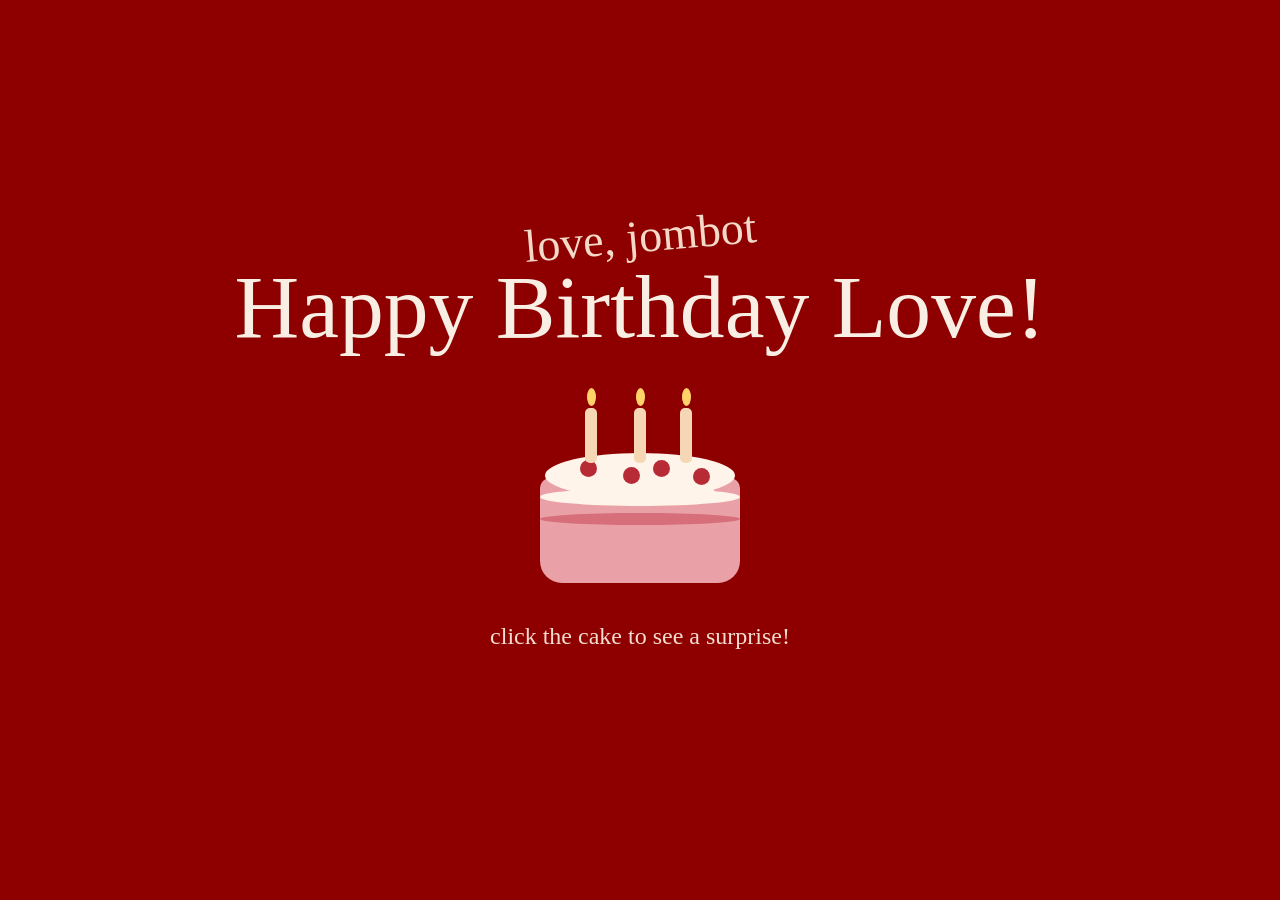
<file: index.html>
<!DOCTYPE html>
<html lang="en">

<head>
    <meta charset="UTF-8">

    <meta name="viewport"
          content="width=device-width, initial-scale=1.0">

    <title>Happy Birthday</title>

    <link rel="stylesheet" href="css/style.css">
</head>


<body>

    <div class="page">

        <main class="home-content">

            <div class="small-title">
              love, jombot 
            </div>

            <h1>
                Happy Birthday Love!
            </h1>


            <!-- CLICKABLE CAKE -->

            <button
                class="main-cake"
                onclick="goTo('menu.html')"
                aria-label="Open birthday surprise">

                <!-- Candles -->

                <div class="candle candle1">
                    <div class="flame"></div>
                </div>

                <div class="candle candle2">
                    <div class="flame"></div>
                </div>

                <div class="candle candle3">
                    <div class="flame"></div>
                </div>


                <!-- Cake -->

                <div class="cake-top">

                    <div class="cream cream1"></div>

                    <div class="cream cream2"></div>

                    <div class="cream cream3"></div>


                    <div class="cherry cherry1"></div>

                    <div class="cherry cherry2"></div>

                    <div class="cherry cherry3"></div>

                    <div class="cherry cherry4"></div>

                </div>


                <div class="cake-body"></div>

            </button>


            <p class="click-here">
                click the cake to see a surprise!
            </p>

        </main>

    </div>


    <!-- JavaScript -->

    <script src="js/script.js"></script>

</body>

</html>
</file>
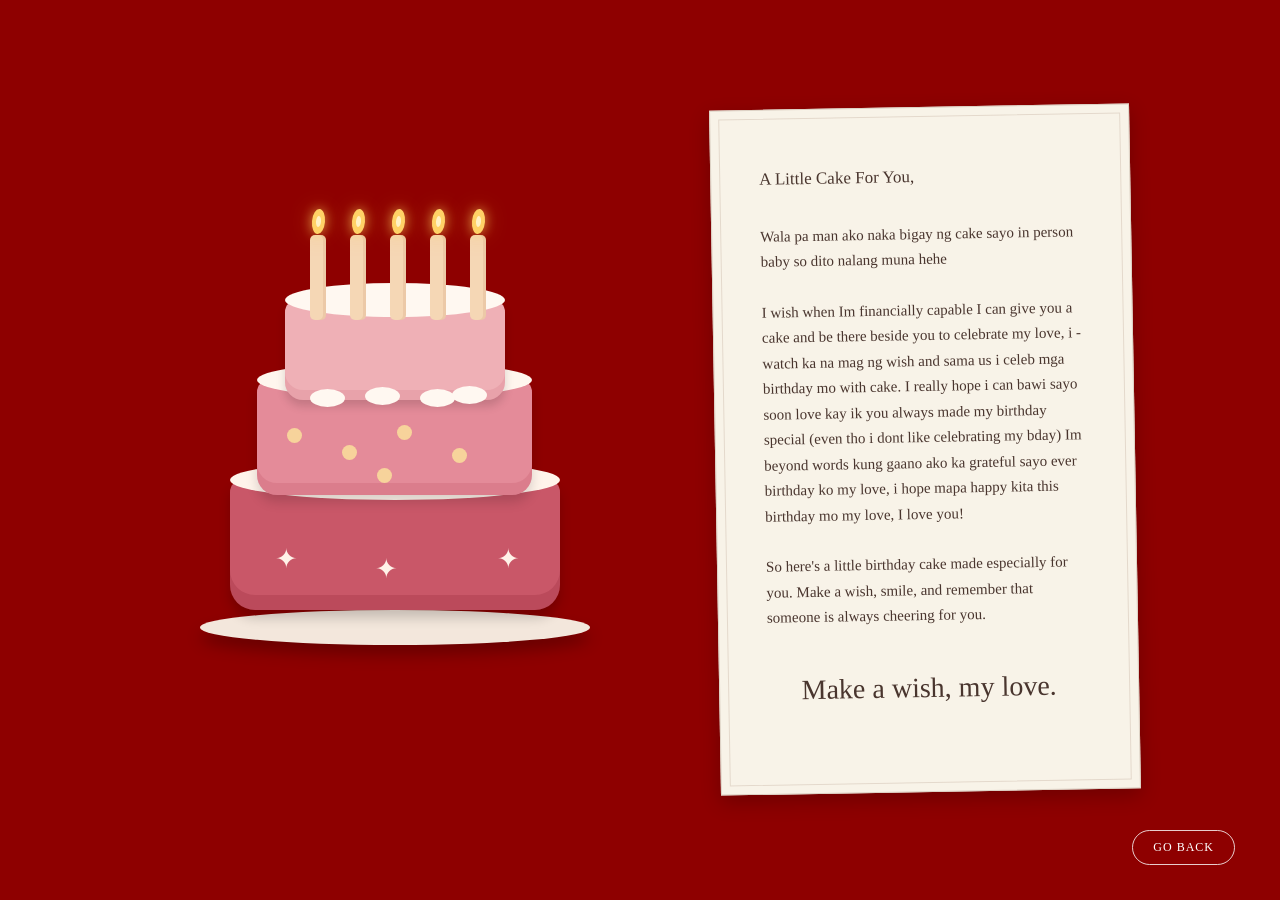
<file: cake.html>
<!DOCTYPE html>
<html lang="en">
<head>
    <meta charset="UTF-8">
    <meta name="viewport" content="width=device-width, initial-scale=1.0">
    <title>A Cake For You</title>
    <link rel="stylesheet" href="css/style.css">
</head>

<body>

<div class="page cake-page">

    <div class="cake-content">

        <!-- CAKE -->
        <div class="birthday-cake">

            <!-- CANDLES -->
            <div class="big-candle candle-one">
                <div class="big-flame"></div>
            </div>

            <div class="big-candle candle-two">
                <div class="big-flame"></div>
            </div>

            <div class="big-candle candle-three">
                <div class="big-flame"></div>
            </div>

            <div class="big-candle candle-four">
                <div class="big-flame"></div>
            </div>

            <div class="big-candle candle-five">
                <div class="big-flame"></div>
            </div>


            <!-- TOP LAYER -->
            <div class="cake-layer cake-top-layer">

                <div class="cake-cream cream-one"></div>
                <div class="cake-cream cream-two"></div>
                <div class="cake-cream cream-three"></div>
                <div class="cake-cream cream-four"></div>

            </div>


            <!-- MIDDLE LAYER -->
            <div class="cake-layer cake-middle-layer">

                <div class="cake-decoration dot-one"></div>
                <div class="cake-decoration dot-two"></div>
                <div class="cake-decoration dot-three"></div>
                <div class="cake-decoration dot-four"></div>
                <div class="cake-decoration dot-five"></div>

            </div>


            <!-- BOTTOM LAYER -->
            <div class="cake-layer cake-bottom-layer">

                <div class="cake-flower flower-a">✦</div>
                <div class="cake-flower flower-b">✦</div>
                <div class="cake-flower flower-c">✦</div>

            </div>


            <!-- CAKE PLATE -->
            <div class="cake-plate"></div>

        </div>


        <!-- LETTER -->
        <div class="cake-letter">

            <div class="cake-letter-inner">

                <p class="cake-greeting">
                    A Little Cake For You,
                </p>

                <p>
                    Wala pa man ako naka bigay ng cake sayo in person baby so dito nalang muna hehe
                </p>

                <p>
                    I wish when Im financially capable I can give you a cake and be there beside you to celebrate my love,
                    i - watch ka na mag ng wish and sama us i celeb mga birthday mo with cake. I really hope i can bawi sayo soon love kay ik you always made my birthday special (even tho i dont like celebrating my bday)
                    Im beyond words kung gaano ako ka grateful sayo ever birthday ko my love, i hope mapa happy kita this birthday mo my love, I love you!
                </p>

                <p>
                    So here's a little birthday cake made especially
                    for you. Make a wish, smile, and remember that
                    someone is always cheering for you.
                </p>

                <p class="cake-ending">
                    Make a wish, my love.
                </p>

            </div>

        </div>

    </div>


    <!-- BACK BUTTON -->

    <button class="back-button" onclick="goTo('menu.html')">
        GO BACK
    </button>

</div>

<script src="js/script.js"></script>

</body>
</html>
</file>
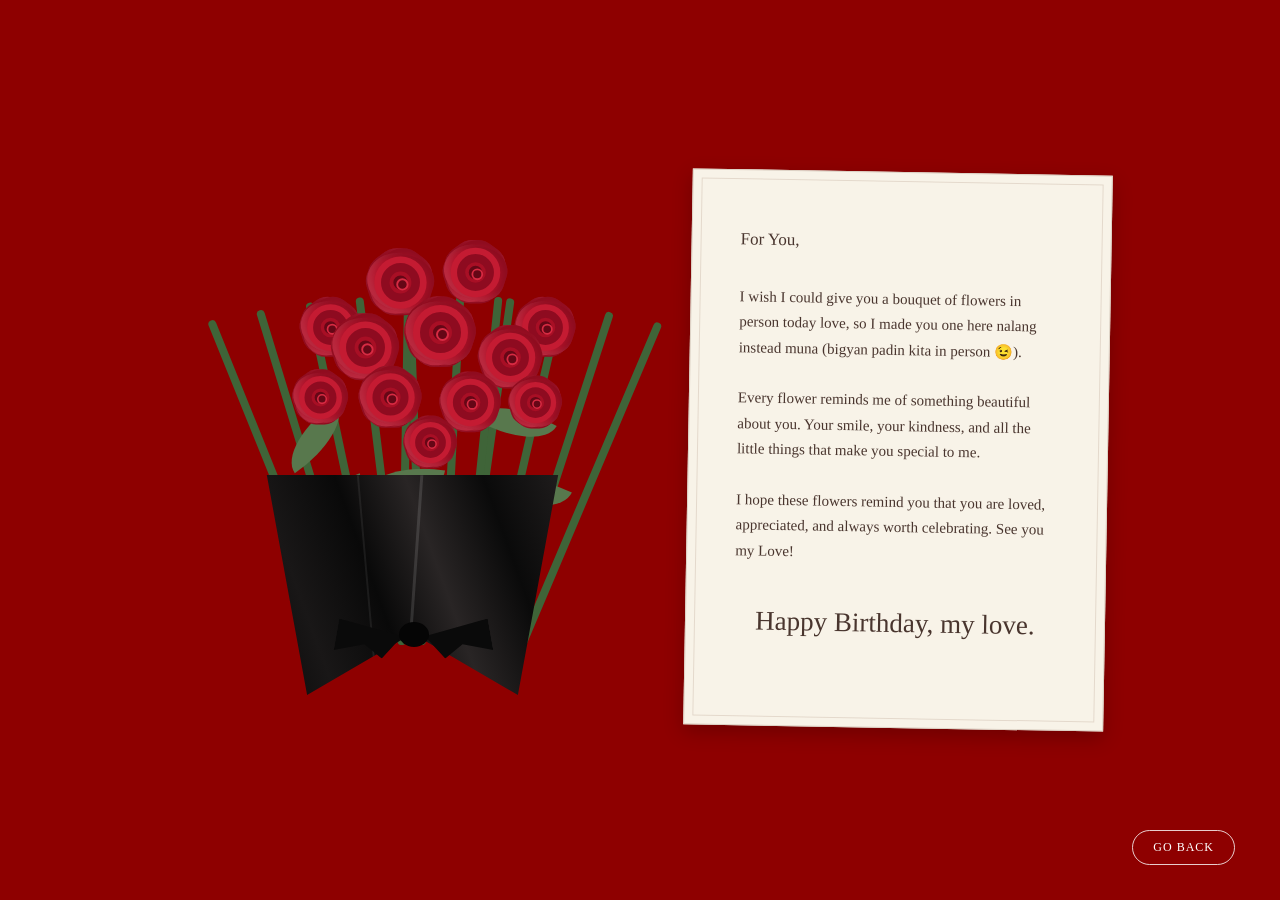
<file: flowers.html>
<!DOCTYPE html>
<html lang="en">
<head>
    <meta charset="UTF-8">
    <meta name="viewport" content="width=device-width, initial-scale=1.0">
    <title>Flowers For You</title>
    <link rel="stylesheet" href="css/style.css">
</head>

<body>

<div class="page flowers-page">

    <div class="flowers-content">

        <!-- =================================================
             DOZEN ROSE BOUQUET
        ================================================== -->

        <div class="flower-bouquet">

            <!-- STEMS -->
            <div class="rose-stem big-stem stem-one"></div>
            <div class="rose-stem big-stem stem-two"></div>
            <div class="rose-stem big-stem stem-three"></div>
            <div class="rose-stem big-stem stem-four"></div>
            <div class="rose-stem big-stem stem-five"></div>
            <div class="rose-stem big-stem stem-six"></div>
            <div class="rose-stem big-stem stem-seven"></div>
            <div class="rose-stem big-stem stem-eight"></div>
            <div class="rose-stem big-stem stem-nine"></div>
            <div class="rose-stem big-stem stem-ten"></div>
            <div class="rose-stem big-stem stem-eleven"></div>
            <div class="rose-stem big-stem stem-twelve"></div>


            <!-- LEAVES -->
            <div class="big-leaf leaf-one"></div>
            <div class="big-leaf leaf-two"></div>
            <div class="big-leaf leaf-three"></div>
            <div class="big-leaf leaf-four"></div>
            <div class="big-leaf leaf-five"></div>
            <div class="big-leaf leaf-six"></div>
            <div class="big-leaf leaf-seven"></div>
            <div class="big-leaf leaf-eight"></div>


            <!-- =================================================
                 ROSE 1
            ================================================== -->
            <div class="big-rose rose-one">
                <div class="rose-petal rp1"></div>
                <div class="rose-petal rp2"></div>
                <div class="rose-petal rp3"></div>
                <div class="rose-petal rp4"></div>
                <div class="rose-petal rp5"></div>
                <div class="rose-inner"></div>
                <div class="rose-center"></div>
            </div>


            <!-- ROSE 2 -->
            <div class="big-rose rose-two">
                <div class="rose-petal rp1"></div>
                <div class="rose-petal rp2"></div>
                <div class="rose-petal rp3"></div>
                <div class="rose-petal rp4"></div>
                <div class="rose-petal rp5"></div>
                <div class="rose-inner"></div>
                <div class="rose-center"></div>
            </div>


            <!-- ROSE 3 -->
            <div class="big-rose rose-three">
                <div class="rose-petal rp1"></div>
                <div class="rose-petal rp2"></div>
                <div class="rose-petal rp3"></div>
                <div class="rose-petal rp4"></div>
                <div class="rose-petal rp5"></div>
                <div class="rose-inner"></div>
                <div class="rose-center"></div>
            </div>


            <!-- ROSE 4 -->
            <div class="big-rose rose-four">
                <div class="rose-petal rp1"></div>
                <div class="rose-petal rp2"></div>
                <div class="rose-petal rp3"></div>
                <div class="rose-petal rp4"></div>
                <div class="rose-petal rp5"></div>
                <div class="rose-inner"></div>
                <div class="rose-center"></div>
            </div>


            <!-- ROSE 5 -->
            <div class="big-rose rose-five">
                <div class="rose-petal rp1"></div>
                <div class="rose-petal rp2"></div>
                <div class="rose-petal rp3"></div>
                <div class="rose-petal rp4"></div>
                <div class="rose-petal rp5"></div>
                <div class="rose-inner"></div>
                <div class="rose-center"></div>
            </div>


            <!-- ROSE 6 -->
            <div class="big-rose rose-six">
                <div class="rose-petal rp1"></div>
                <div class="rose-petal rp2"></div>
                <div class="rose-petal rp3"></div>
                <div class="rose-petal rp4"></div>
                <div class="rose-petal rp5"></div>
                <div class="rose-inner"></div>
                <div class="rose-center"></div>
            </div>


            <!-- ROSE 7 -->
            <div class="big-rose rose-seven">
                <div class="rose-petal rp1"></div>
                <div class="rose-petal rp2"></div>
                <div class="rose-petal rp3"></div>
                <div class="rose-petal rp4"></div>
                <div class="rose-petal rp5"></div>
                <div class="rose-inner"></div>
                <div class="rose-center"></div>
            </div>


            <!-- ROSE 8 -->
            <div class="big-rose rose-eight">
                <div class="rose-petal rp1"></div>
                <div class="rose-petal rp2"></div>
                <div class="rose-petal rp3"></div>
                <div class="rose-petal rp4"></div>
                <div class="rose-petal rp5"></div>
                <div class="rose-inner"></div>
                <div class="rose-center"></div>
            </div>


            <!-- ROSE 9 -->
            <div class="big-rose rose-nine">
                <div class="rose-petal rp1"></div>
                <div class="rose-petal rp2"></div>
                <div class="rose-petal rp3"></div>
                <div class="rose-petal rp4"></div>
                <div class="rose-petal rp5"></div>
                <div class="rose-inner"></div>
                <div class="rose-center"></div>
            </div>


            <!-- ROSE 10 -->
            <div class="big-rose rose-ten">
                <div class="rose-petal rp1"></div>
                <div class="rose-petal rp2"></div>
                <div class="rose-petal rp3"></div>
                <div class="rose-petal rp4"></div>
                <div class="rose-petal rp5"></div>
                <div class="rose-inner"></div>
                <div class="rose-center"></div>
            </div>


            <!-- ROSE 11 -->
            <div class="big-rose rose-eleven">
                <div class="rose-petal rp1"></div>
                <div class="rose-petal rp2"></div>
                <div class="rose-petal rp3"></div>
                <div class="rose-petal rp4"></div>
                <div class="rose-petal rp5"></div>
                <div class="rose-inner"></div>
                <div class="rose-center"></div>
            </div>


            <!-- ROSE 12 -->
            <div class="big-rose rose-twelve">
                <div class="rose-petal rp1"></div>
                <div class="rose-petal rp2"></div>
                <div class="rose-petal rp3"></div>
                <div class="rose-petal rp4"></div>
                <div class="rose-petal rp5"></div>
                <div class="rose-inner"></div>
                <div class="rose-center"></div>
            </div>


            <!-- BLACK WRAPPING -->
            <div class="black-flower-wrap"></div>

            <!-- RIBBON -->
            <div class="flower-ribbon">
                <div class="ribbon-left"></div>
                <div class="ribbon-right"></div>
                <div class="ribbon-knot"></div>
            </div>

        </div>


        <!-- =================================================
             LETTER
        ================================================== -->

        <div class="flower-letter">

            <div class="flower-letter-inner">

                <p class="flower-greeting">
                    For You,
                </p>

                <p>
                    I wish I could give you a bouquet of flowers in
                    person today love, so I made you one here nalang instead muna
                    (bigyan padin kita in person 😉).
                </p>

                <p>
                    Every flower reminds me of something beautiful
                    about you. Your smile, your kindness, and all
                    the little things that make you special to me.
                </p>

                <p>
                    I hope these flowers remind you that you are
                    loved, appreciated, and always worth
                    celebrating. See you my Love!
                    
            
                </p>

                <p class="flower-ending">
                    Happy Birthday, my love.
                </p>

            </div>

        </div>

    </div>


    <!-- BACK BUTTON -->

    <button class="back-button" onclick="goTo('menu.html')">
        GO BACK
    </button>

</div>

<script src="js/script.js"></script>

</body>
</html>
</file>
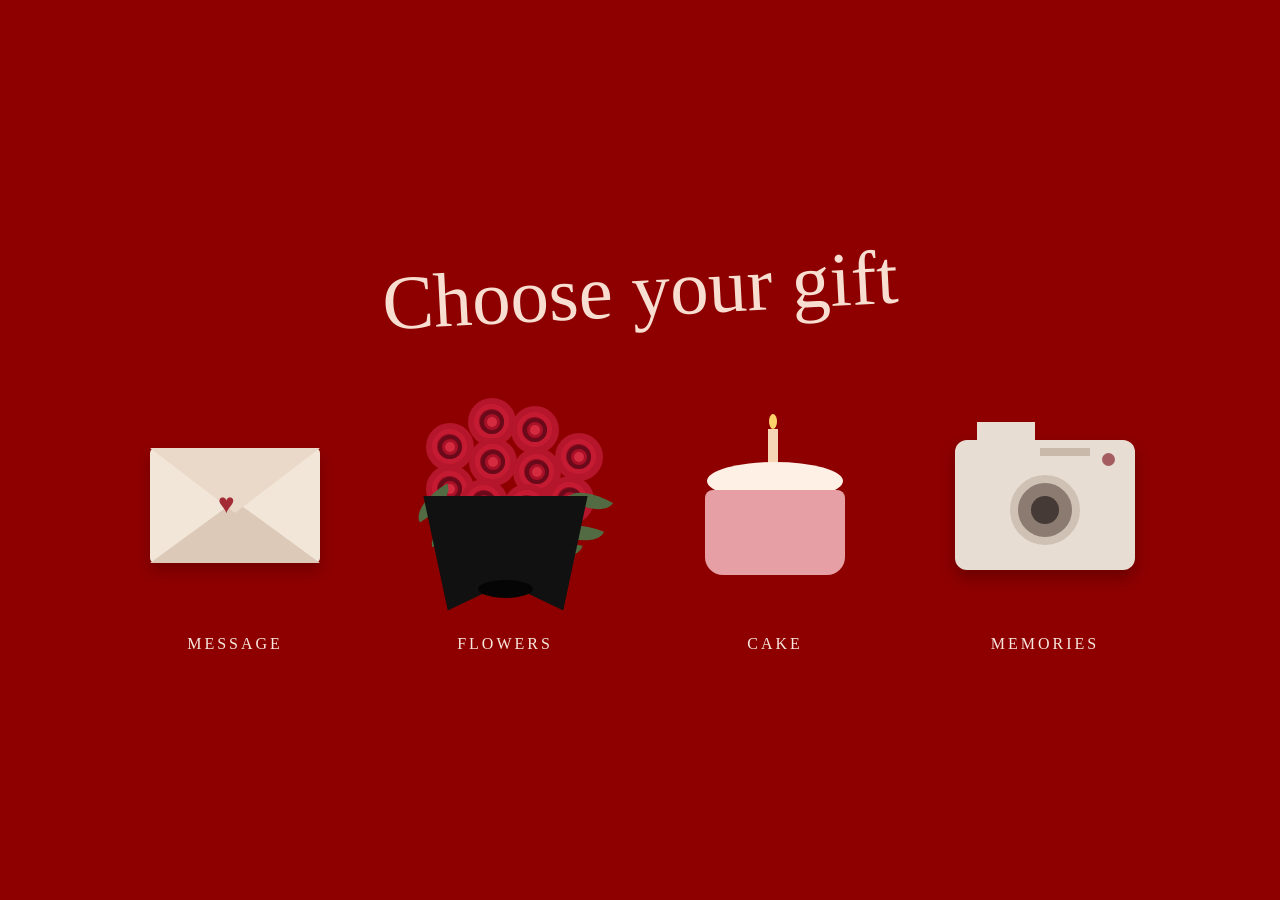
<file: menu.html>
<!DOCTYPE html>
<html lang="en">
<head>
    <meta charset="UTF-8">
    <meta name="viewport" content="width=device-width, initial-scale=1.0">
    <title>Choose Your Gift</title>
    <link rel="stylesheet" href="css/style.css">
</head>

<body>

<div class="page">

    <div class="menu-content">

        <h1 class="menu-title">Choose your gift</h1>

        <div class="gifts">

            <!-- MESSAGE -->
            <button class="gift" onclick="goTo('message.html')">
                <div class="gift-picture">

                    <div class="envelope">
                        <div class="envelope-flap"></div>
                        <div class="envelope-heart">♥</div>
                    </div>

                </div>

                <p>MESSAGE</p>
            </button>


            <!-- FLOWERS -->
            <button class="gift" onclick="goTo('flowers.html')">

                <div class="gift-picture">

                    <div class="dozen-bouquet">

                        <!-- 12 ROSES -->
                        <div class="menu-rose r1">
                            <div class="rose-layer layer1"></div>
                            <div class="rose-layer layer2"></div>
                            <div class="rose-layer layer3"></div>
                            <div class="rose-core"></div>
                        </div>

                        <div class="menu-rose r2">
                            <div class="rose-layer layer1"></div>
                            <div class="rose-layer layer2"></div>
                            <div class="rose-layer layer3"></div>
                            <div class="rose-core"></div>
                        </div>

                        <div class="menu-rose r3">
                            <div class="rose-layer layer1"></div>
                            <div class="rose-layer layer2"></div>
                            <div class="rose-layer layer3"></div>
                            <div class="rose-core"></div>
                        </div>

                        <div class="menu-rose r4">
                            <div class="rose-layer layer1"></div>
                            <div class="rose-layer layer2"></div>
                            <div class="rose-layer layer3"></div>
                            <div class="rose-core"></div>
                        </div>

                        <div class="menu-rose r5">
                            <div class="rose-layer layer1"></div>
                            <div class="rose-layer layer2"></div>
                            <div class="rose-layer layer3"></div>
                            <div class="rose-core"></div>
                        </div>

                        <div class="menu-rose r6">
                            <div class="rose-layer layer1"></div>
                            <div class="rose-layer layer2"></div>
                            <div class="rose-layer layer3"></div>
                            <div class="rose-core"></div>
                        </div>

                        <div class="menu-rose r7">
                            <div class="rose-layer layer1"></div>
                            <div class="rose-layer layer2"></div>
                            <div class="rose-layer layer3"></div>
                            <div class="rose-core"></div>
                        </div>

                        <div class="menu-rose r8">
                            <div class="rose-layer layer1"></div>
                            <div class="rose-layer layer2"></div>
                            <div class="rose-layer layer3"></div>
                            <div class="rose-core"></div>
                        </div>

                        <div class="menu-rose r9">
                            <div class="rose-layer layer1"></div>
                            <div class="rose-layer layer2"></div>
                            <div class="rose-layer layer3"></div>
                            <div class="rose-core"></div>
                        </div>

                        <div class="menu-rose r10">
                            <div class="rose-layer layer1"></div>
                            <div class="rose-layer layer2"></div>
                            <div class="rose-layer layer3"></div>
                            <div class="rose-core"></div>
                        </div>

                        <div class="menu-rose r11">
                            <div class="rose-layer layer1"></div>
                            <div class="rose-layer layer2"></div>
                            <div class="rose-layer layer3"></div>
                            <div class="rose-core"></div>
                        </div>

                        <div class="menu-rose r12">
                            <div class="rose-layer layer1"></div>
                            <div class="rose-layer layer2"></div>
                            <div class="rose-layer layer3"></div>
                            <div class="rose-core"></div>
                        </div>


                        <!-- GREEN LEAVES -->
                        <div class="menu-leaf ml1"></div>
                        <div class="menu-leaf ml2"></div>
                        <div class="menu-leaf ml3"></div>
                        <div class="menu-leaf ml4"></div>
                        <div class="menu-leaf ml5"></div>
                        <div class="menu-leaf ml6"></div>
                        <div class="menu-leaf ml7"></div>
                        <div class="menu-leaf ml8"></div>


                        <!-- BLACK WRAPPING -->
                        <div class="menu-wrap"></div>

                        <!-- BLACK RIBBON -->
                        <div class="menu-ribbon"></div>

                    </div>

                </div>

                <p>FLOWERS</p>

            </button>


            <!-- CAKE -->
            <button class="gift" onclick="goTo('cake.html')">

                <div class="gift-picture">

                    <div class="mini-cake">
                        <div class="mini-candle">
                            <span></span>
                        </div>

                        <div class="mini-cake-top"></div>
                        <div class="mini-cake-body"></div>
                    </div>

                </div>

                <p>CAKE</p>

            </button>


            <!-- VIDEO -->
            <button class="gift" onclick="goTo('video.html')">

                <div class="gift-picture">

                    <div class="camera">
                        <div class="camera-top"></div>

                        <div class="camera-lens">
                            <div class="camera-inner"></div>
                        </div>

                        <div class="camera-button"></div>
                    </div>

                </div>

                <p>MEMORIES</p>

            </button>

        </div>

    </div>

</div>

<script src="js/script.js"></script>

</body>
</html>
</file>
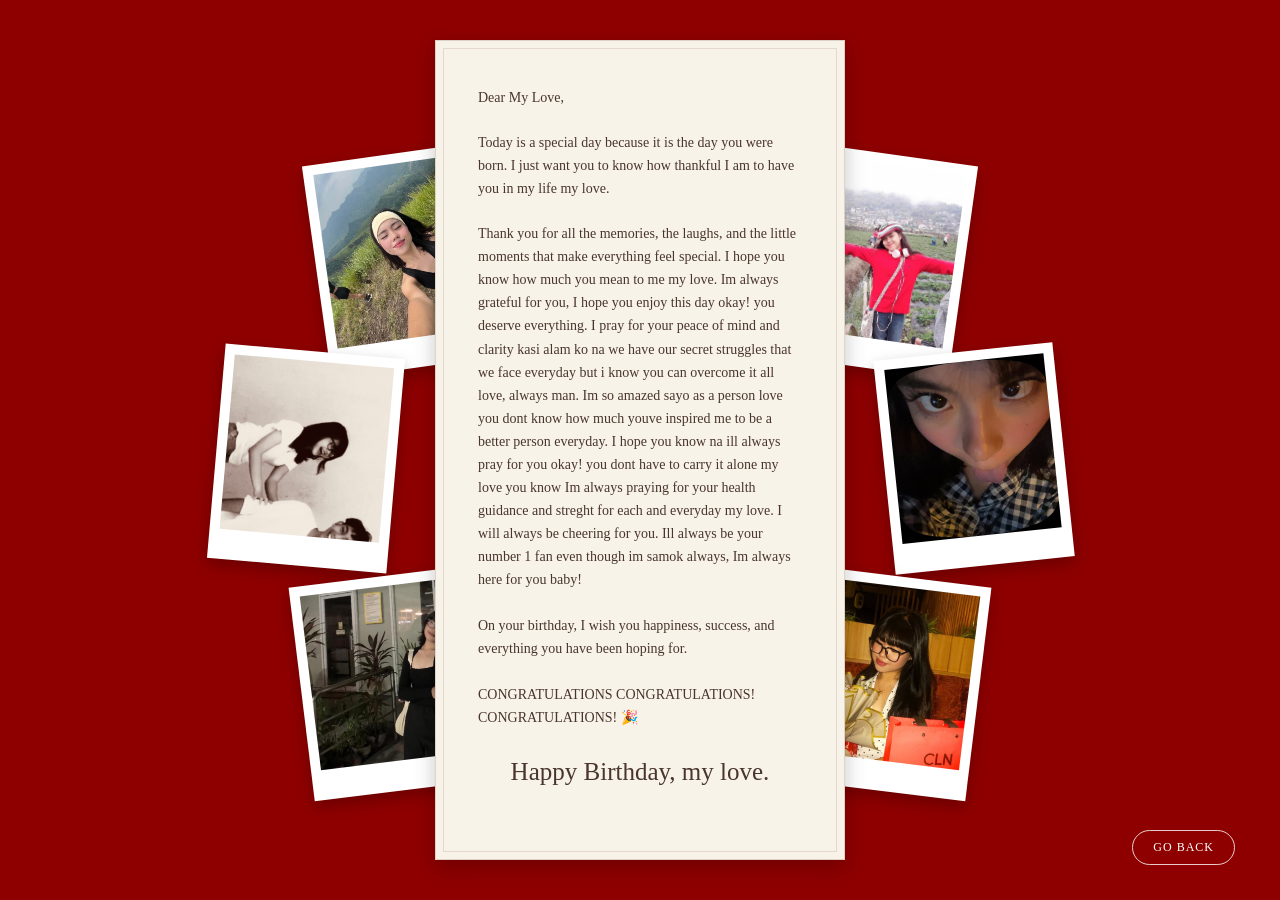
<file: message.html>
<!DOCTYPE html>
<html lang="en">
<head>
    <meta charset="UTF-8">
    <meta name="viewport" content="width=device-width, initial-scale=1.0">
    <title>A Message For You</title>
    <link rel="stylesheet" href="css/style.css">
</head>

<body>

<div class="page message-page">

    <div class="message-content">

        <!-- LEFT PHOTOS -->
        <div class="polaroids left-polaroids">

            <div class="polaroid photo-one">
                <img src="assets/photo1.jpg" alt="Our photo">
            </div>

            <div class="polaroid photo-two">
                <img src="assets/photo2.jpg" alt="Our photo">
            </div>

            <div class="polaroid photo-three">
                <img src="assets/photo3.jpg" alt="Our photo">
            </div>

        </div>


        <!-- LETTER -->
        <div class="letter">

            <div class="letter-content">

                <p class="letter-greeting">
                    Dear My Love,
                </p>

                <p>
                    Today is a special day because it is the day you were born.
                    I just want you to know how thankful I am to have you in my life my love.
                </p>

                <p>
                    Thank you for all the memories, the laughs, and the little
                    moments that make everything feel special. I hope you know
                    how much you mean to me my love. Im always grateful for you, I hope you enjoy this day okay! you deserve everything.
                    I pray for your peace of mind and clarity kasi alam ko na we have our secret struggles that we face everyday but i know you can overcome it all love, always man. 
                    Im so amazed sayo as a person love you dont know how much youve inspired me to be a better person everyday.
                    I hope you know na ill always pray for you okay! you dont have to carry it alone my love you know Im always praying for your health
                    guidance and streght for each and everyday my love. I will always be
                    cheering for you. Ill always be your number 1 fan even though im samok always, Im always here for you baby! 
                </p>

                <p>
    On your birthday, I wish you happiness, success, and
    everything you have been hoping for.

    <br><br>

    CONGRATULATIONS CONGRATULATIONS! CONGRATULATIONS! 🎉
    
</p>

                <p class="letter-ending">
                    Happy Birthday, my love.
                </p>

            </div>

        </div>


        <!-- RIGHT PHOTOS -->
        <div class="polaroids right-polaroids">

            <div class="polaroid photo-four">
                <img src="assets/photo4.jpg" alt="Our photo">
            </div>

            <div class="polaroid photo-five">
                <img src="assets/photo5.jpg" alt="Our photo">
            </div>

            <div class="polaroid photo-six">
                <img src="assets/photo6.jpg" alt="Our photo">
            </div>

        </div>

    </div>


    <!-- BACK BUTTON -->
    <button class="back-button" onclick="goTo('menu.html')">
        GO BACK
    </button>

</div>

<script src="js/script.js"></script>

</body>
</html>
</file>
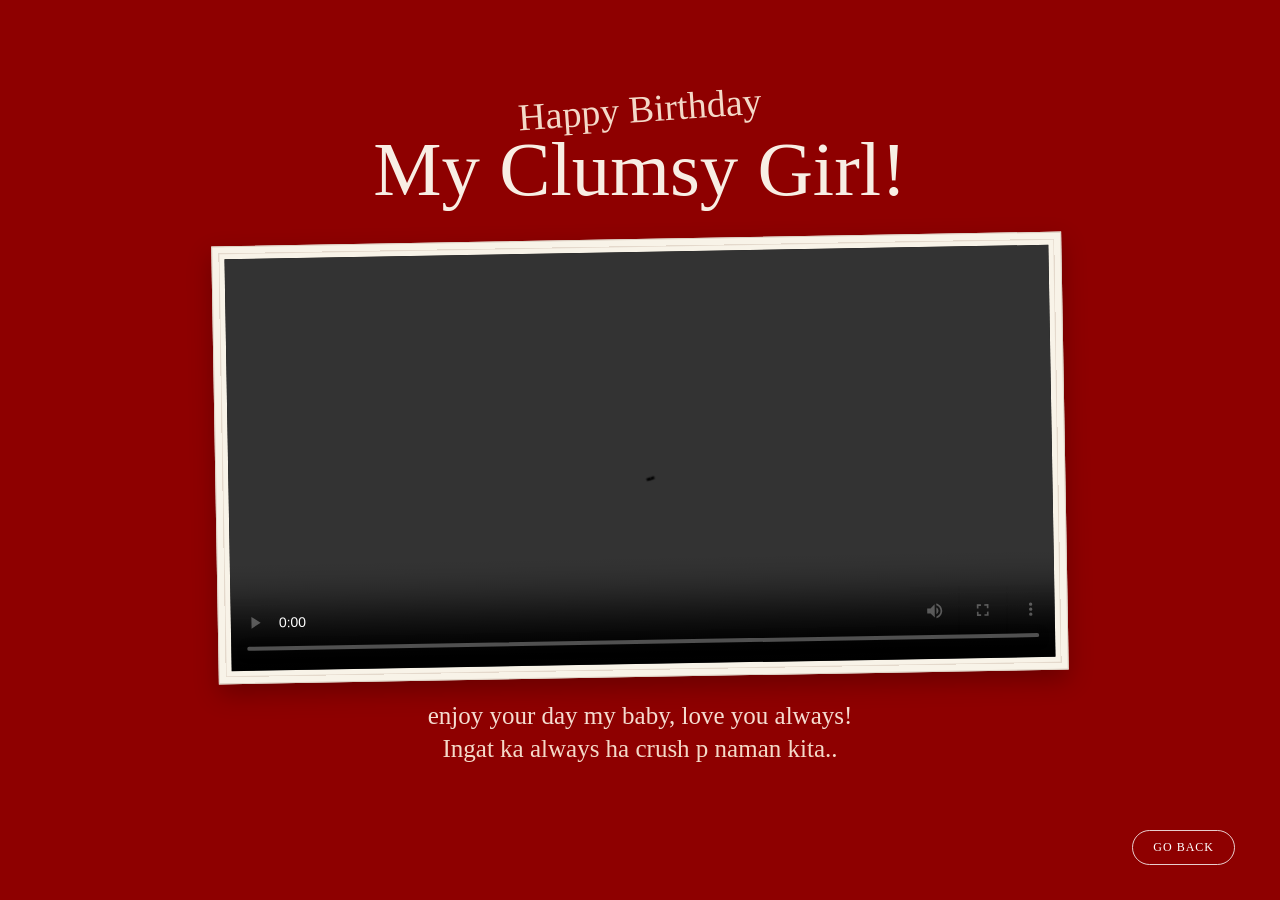
<file: video.html>
<!DOCTYPE html>
<html lang="en">

<head>
    <meta charset="UTF-8">
    <meta name="viewport" content="width=device-width, initial-scale=1.0">

    <title>Our Memories</title>

    <link rel="stylesheet" href="css/style.css">
</head>

<body>

<div class="page video-page">

    <div class="video-content">

        <div class="memory-title">
            <span>Happy Birthday</span>
            <h1>My Clumsy Girl!</h1>
        </div>

        <div class="video-frame">

            <video controls playsinline>
                <source src="assets/birthday-video.mp4" type="video/mp4">

                Your browser does not support the video.
            </video>

        </div>

        <p class="memory-message">
            enjoy your day my baby, love you always!
        </p>

        <p class="memory-ending">
            Ingat ka always ha crush p naman kita..
        </p>

    </div>

    <button class="back-button" onclick="goTo('menu.html')">
        GO BACK
    </button>

</div>

<script src="js/script.js"></script>

</body>
</html>
</file>
<file: css/style.css>
/* =========================================================
   BIRTHDAY WEBSITE
   COMPLETE STYLE.CSS
========================================================= */

* {
    margin: 0;
    padding: 0;
    box-sizing: border-box;
}

html,
body {
    width: 100%;
    min-height: 100%;
}

body {
    font-family: Georgia, "Times New Roman", serif;
    background: #8e0000;
    color: #fff;
}

button {
    font-family: inherit;
    border: none;
    cursor: pointer;
}

.page {
    width: 100%;
    min-height: 100vh;
    position: relative;
    overflow: hidden;
}


/* =========================================================
   HOME PAGE
========================================================= */

.home-content {
    min-height: 100vh;
    display: flex;
    flex-direction: column;
    align-items: center;
    justify-content: center;
    text-align: center;
    padding-bottom: 40px;
}

.small-title {
    font-family: "Brush Script MT", "Segoe Script", cursive;
    font-size: 46px;
    color: #f4d9c8;
    margin-bottom: -8px;
    transform: rotate(-5deg);
}

.home-content h1 {
    font-family: Georgia, "Times New Roman", serif;
    font-size: clamp(55px, 7vw, 100px);
    color: #f8eee4;
    font-weight: normal;
    margin-bottom: 25px;
}

.main-cake {
    position: relative;
    width: 260px;
    height: 220px;
    background: transparent;
    transition: transform 0.3s ease;
}

.main-cake:hover {
    transform: scale(1.05);
}

.cake-body {
    position: absolute;
    left: 30px;
    bottom: 20px;
    width: 200px;
    height: 105px;
    background: #e9a0a6;
    border-radius: 10px 10px 22px 22px;
}

.cake-body::before {
    content: "";
    position: absolute;
    left: 0;
    top: 10px;
    width: 100%;
    height: 18px;
    background: #fff4e9;
    border-radius: 50%;
}

.cake-body::after {
    content: "";
    position: absolute;
    left: 0;
    top: 35px;
    width: 100%;
    height: 12px;
    background: #d66f7a;
    border-radius: 50%;
}

.cake-top {
    position: absolute;
    left: 35px;
    bottom: 105px;
    width: 190px;
    height: 45px;
    background: #fff4e9;
    border-radius: 50%;
    z-index: 3;
}

.cream {
    position: absolute;
    width: 38px;
    height: 18px;
    background: #fff4e9;
    border-radius: 50%;
}

.cream1 {
    left: 25px;
    bottom: -5px;
}

.cream2 {
    left: 78px;
    bottom: -7px;
}

.cream3 {
    right: 20px;
    bottom: -4px;
}

.cherry {
    position: absolute;
    width: 17px;
    height: 17px;
    border-radius: 50%;
    background: #b72b36;
    z-index: 5;
}

.cherry1 {
    left: 35px;
    top: 7px;
}

.cherry2 {
    left: 78px;
    top: 14px;
}

.cherry3 {
    right: 65px;
    top: 7px;
}

.cherry4 {
    right: 25px;
    top: 15px;
}

.candle {
    position: absolute;
    width: 12px;
    height: 55px;
    bottom: 140px;
    background: #f5d7b5;
    border-radius: 5px;
    z-index: 6;
}

.candle1 {
    left: 75px;
}

.candle2 {
    left: 124px;
}

.candle3 {
    left: 170px;
}

.flame {
    position: absolute;
    left: 2px;
    top: -20px;
    width: 9px;
    height: 18px;
    background: #ffd26a;
    border-radius: 50%;
}

.click-here {
    margin-top: 20px;
    font-family: "Brush Script MT", "Segoe Script", cursive;
    font-size: 24px;
    color: #f5dcd0;
}


/* =========================================================
   GIFT MENU
========================================================= */

.menu-content {
    min-height: 100vh;
    display: flex;
    flex-direction: column;
    justify-content: center;
    align-items: center;
    padding: 50px 30px;
}

.menu-title {
    font-family: "Brush Script MT", "Segoe Script", cursive;
    font-size: clamp(50px, 6vw, 78px);
    color: #f7ded0;
    font-weight: normal;
    margin-bottom: 55px;
    transform: rotate(-3deg);
}

.gifts {
    width: min(1050px, 95%);
    display: grid;
    grid-template-columns: repeat(4, 1fr);
    gap: 30px;
}

.gift {
    background: transparent;
    color: #fff;
    text-align: center;
    transition: transform 0.3s ease;
}

.gift:hover {
    transform: translateY(-10px);
}

.gift-picture {
    width: 100%;
    height: 230px;
    display: flex;
    justify-content: center;
    align-items: center;
}

.gift p {
    margin-top: 15px;
    font-size: 16px;
    letter-spacing: 3px;
    color: #f8e8df;
}


/* =========================================================
   MESSAGE ICON
========================================================= */

.envelope {
    position: relative;
    width: 170px;
    height: 115px;
    background: #f2e6d9;
    border-radius: 5px;
    box-shadow: 0 8px 15px rgba(0, 0, 0, 0.2);
}

.envelope::before {
    content: "";
    position: absolute;
    left: 0;
    bottom: 0;
    width: 0;
    height: 0;
    border-left: 85px solid transparent;
    border-right: 85px solid transparent;
    border-bottom: 62px solid #dcc9b8;
    z-index: 2;
}

.envelope-flap {
    position: absolute;
    left: 0;
    top: 0;
    width: 0;
    height: 0;
    border-left: 85px solid transparent;
    border-right: 85px solid transparent;
    border-top: 65px solid #ead9c9;
    z-index: 3;
}

.envelope-heart {
    position: absolute;
    left: 68px;
    top: 40px;
    color: #a22b35;
    font-size: 28px;
    z-index: 5;
}


/* =========================================================
   FLOWER MENU ICON
========================================================= */

.dozen-bouquet {
    position: relative;
    width: 230px;
    height: 235px;
}

.menu-rose {
    position: absolute;
    width: 58px;
    height: 58px;
}

.rose-layer {
    position: absolute;
    border-radius: 50%;
}

.layer1 {
    width: 48px;
    height: 48px;
    left: 5px;
    top: 5px;
    background: #b5162b;
}

.layer2 {
    width: 35px;
    height: 35px;
    left: 11px;
    top: 11px;
    background: #8f0d20;
    border: 5px solid #c51b32;
}

.layer3 {
    width: 24px;
    height: 24px;
    left: 17px;
    top: 17px;
    background: #a81127;
    border: 4px solid #69091a;
}

.rose-core {
    position: absolute;
    width: 10px;
    height: 10px;
    left: 24px;
    top: 24px;
    background: #d42b40;
    border-radius: 50%;
}

.r1 { left: 73px; top: 5px; }
.r2 { left: 116px; top: 13px; }
.r3 { left: 31px; top: 30px; }
.r4 { left: 74px; top: 45px; }
.r5 { left: 118px; top: 55px; }
.r6 { left: 160px; top: 40px; }
.r7 { left: 31px; top: 72px; }
.r8 { left: 65px; top: 86px; }
.r9 { left: 108px; top: 91px; }
.r10 { left: 151px; top: 83px; }
.r11 { left: 82px; top: 125px; }
.r12 { left: 128px; top: 124px; }

.menu-leaf {
    position: absolute;
    width: 43px;
    height: 20px;
    background: #526b43;
    border-radius: 100% 0 100% 0;
}

.ml1 { left: 22px; top: 105px; transform: rotate(-30deg); }
.ml2 { left: 178px; top: 103px; transform: rotate(30deg); }
.ml3 { left: 38px; top: 133px; transform: rotate(-18deg); }
.ml4 { left: 169px; top: 135px; transform: rotate(22deg); }
.ml5 { left: 57px; top: 151px; transform: rotate(-8deg); }
.ml6 { left: 148px; top: 153px; transform: rotate(12deg); }
.ml7 { left: 83px; top: 158px; transform: rotate(-3deg); }
.ml8 { left: 123px; top: 158px; transform: rotate(7deg); }

.menu-wrap {
    position: absolute;
    width: 175px;
    height: 115px;
    left: 28px;
    bottom: 12px;
    z-index: 12;
    background: #111;
    clip-path: polygon(
        3% 0,
        97% 0,
        83% 100%,
        50% 76%,
        17% 100%
    );
}

.menu-ribbon {
    position: absolute;
    width: 55px;
    height: 18px;
    left: 88px;
    bottom: 25px;
    background: #050505;
    border-radius: 50%;
    z-index: 15;
}


/* =========================================================
   MINI CAKE - MENU
========================================================= */

.mini-cake {
    position: relative;
    width: 180px;
    height: 170px;
}

.mini-cake-body {
    position: absolute;
    left: 20px;
    bottom: 15px;
    width: 140px;
    height: 85px;
    background: #e6a0a5;
    border-radius: 8px 8px 18px 18px;
}

.mini-cake-top {
    position: absolute;
    left: 22px;
    bottom: 90px;
    width: 136px;
    height: 38px;
    background: #fff0e6;
    border-radius: 50%;
}

.mini-candle {
    position: absolute;
    left: 83px;
    bottom: 123px;
    width: 10px;
    height: 38px;
    background: #f5d7b5;
}

.mini-candle span {
    position: absolute;
    width: 8px;
    height: 15px;
    left: 1px;
    top: -15px;
    background: #ffd36c;
    border-radius: 50%;
}


/* =========================================================
   CAMERA
========================================================= */

.camera {
    position: relative;
    width: 180px;
    height: 130px;
    background: #e8ddd3;
    border-radius: 12px;
    box-shadow: 0 8px 15px rgba(0, 0, 0, 0.25);
}

.camera::before {
    content: "";
    position: absolute;
    left: 22px;
    top: -18px;
    width: 58px;
    height: 25px;
    background: #e8ddd3;
}

.camera-top {
    position: absolute;
    left: 85px;
    top: 8px;
    width: 50px;
    height: 8px;
    background: #c9b9ab;
}

.camera-lens {
    position: absolute;
    left: 55px;
    top: 35px;
    width: 70px;
    height: 70px;
    background: #8b7b70;
    border: 8px solid #d0c1b5;
    border-radius: 50%;
}

.camera-inner {
    position: absolute;
    left: 13px;
    top: 13px;
    width: 28px;
    height: 28px;
    background: #453a35;
    border-radius: 50%;
}

.camera-button {
    position: absolute;
    right: 20px;
    top: 13px;
    width: 13px;
    height: 13px;
    background: #a45c61;
    border-radius: 50%;
}


/* =========================================================
   MESSAGE PAGE
========================================================= */

.message-page {
    min-height: 100vh;
    background: #8e0000;
    overflow: hidden;
}

.message-content {
    position: relative;
    width: 100%;
    height: 100vh;
    display: flex;
    justify-content: center;
    align-items: center;
}

.message-page .letter {
    position: relative;
    z-index: 20;
    width: 410px;
    min-height: 440px;
    background: #f8f3e8;
    border: 1px solid #ddd2c5;
    padding: 45px 42px;
    box-shadow: 0 7px 20px rgba(0,0,0,0.22);
}

.message-page .letter::before {
    content: "";
    position: absolute;
    inset: 7px;
    border: 1px solid #e4d9cc;
}

.message-page .letter-content {
    position: relative;
    z-index: 2;
}

.message-page .letter-content p {
    font-size: 14px;
    line-height: 1.65;
    color: #49352e;
    margin-bottom: 22px;
}

.message-page .letter-content .letter-ending {
    font-family: "Brush Script MT", "Segoe Script", cursive;
    font-size: 25px;
    text-align: center;
}

.message-page .polaroids {
    position: absolute;
    top: 0;
    width: 350px;
    height: 100vh;
    z-index: 5;
}

.message-page .left-polaroids {
    left: 11%;
}

.message-page .right-polaroids {
    right: 11%;
}

.message-page .polaroid {
    position: absolute;
    width: 180px;
    height: 215px;
    padding: 10px 10px 30px;
    background: #fff;
    box-shadow: 0 6px 15px rgba(0,0,0,0.25);
}

.message-page .polaroid img {
    display: block;
    width: 160px;
    height: 175px;
    object-fit: cover;
}

.message-page .photo-one {
    top: 17%;
    left: 175px;
    transform: rotate(-8deg);
}

.message-page .photo-two {
    top: 39%;
    left: 75px;
    transform: rotate(5deg);
}

.message-page .photo-three {
    top: 64%;
    left: 160px;
    transform: rotate(-7deg);
}

.message-page .photo-four {
    top: 17%;
    right: 175px;
    transform: rotate(8deg);
}

.message-page .photo-five {
    top: 39%;
    right: 75px;
    transform: rotate(-6deg);
}

.message-page .photo-six {
    top: 64%;
    right: 160px;
    transform: rotate(7deg);
}


/* =========================================================
   FLOWERS PAGE
========================================================= */

.flowers-page {
    min-height: 100vh;
    background: #8e0000;
    overflow: hidden;
}

.flowers-content {
    width: 100%;
    height: 100vh;
    display: flex;
    align-items: center;
    justify-content: center;
    gap: 35px;
    position: relative;
}

.flower-bouquet {
    position: relative;
    width: 480px;
    height: 560px;
    flex-shrink: 0;
}

.big-stem {
    position: absolute;
    width: 8px;
    height: 350px;
    background: #3f6438;
    bottom: 85px;
    border-radius: 10px;
    transform-origin: bottom center;
    z-index: 2;
}

.stem-one { left: 165px; transform: rotate(-22deg); }
.stem-two { left: 185px; transform: rotate(-17deg); }
.stem-three { left: 205px; transform: rotate(-12deg); }
.stem-four { left: 225px; transform: rotate(-7deg); }
.stem-five { left: 245px; transform: rotate(-2deg); }
.stem-six { left: 265px; transform: rotate(3deg); }
.stem-seven { left: 285px; transform: rotate(8deg); }
.stem-eight { left: 305px; transform: rotate(13deg); }
.stem-nine { left: 325px; transform: rotate(18deg); }
.stem-ten { left: 345px; transform: rotate(23deg); }
.stem-eleven { left: 225px; transform: rotate(1deg); }
.stem-twelve { left: 285px; transform: rotate(6deg); }

.big-leaf {
    position: absolute;
    width: 75px;
    height: 35px;
    background: #58784d;
    border-radius: 100% 0 100% 0;
    z-index: 4;
}

.leaf-one { left: 105px; bottom: 275px; transform: rotate(-35deg); }
.leaf-two { left: 305px; bottom: 290px; transform: rotate(30deg); }
.leaf-three { left: 120px; bottom: 210px; transform: rotate(-20deg); }
.leaf-four { left: 320px; bottom: 220px; transform: rotate(25deg); }
.leaf-five { left: 155px; bottom: 160px; transform: rotate(-15deg); }
.leaf-six { left: 285px; bottom: 170px; transform: rotate(15deg); }
.leaf-seven { left: 195px; bottom: 230px; transform: rotate(8deg); }
.leaf-eight { left: 245px; bottom: 135px; transform: rotate(-8deg); }


/* ROSES */

.big-rose {
    position: absolute;
    width: 105px;
    height: 105px;
    z-index: 10;
}

.rose-petal {
    position: absolute;
    width: 60px;
    height: 70px;
    left: 22px;
    top: 17px;
    background: #b3132b;
    border-radius: 55% 55% 45% 45%;
    transform-origin: 30px 35px;
    box-shadow:
        inset 5px 5px 8px rgba(255,255,255,0.10),
        inset -7px -7px 10px rgba(75,0,12,0.35);
}

.rp1 { transform: rotate(0deg); }
.rp2 { transform: rotate(72deg); }
.rp3 { transform: rotate(144deg); }
.rp4 { transform: rotate(216deg); }
.rp5 { transform: rotate(288deg); }

.rose-inner {
    position: absolute;
    width: 55px;
    height: 55px;
    left: 25px;
    top: 25px;
    border-radius: 50%;
    background: #8e0b20;
    border: 7px solid #c41b32;
    z-index: 8;
}

.rose-center {
    position: absolute;
    width: 23px;
    height: 23px;
    left: 41px;
    top: 41px;
    border-radius: 50%;
    background: #650716;
    border: 4px solid #a80f25;
    z-index: 12;
}

.rose-center::after {
    content: "";
    position: absolute;
    width: 9px;
    height: 9px;
    left: 3px;
    top: 3px;
    border: 2px solid #d72b43;
    border-radius: 50%;
}

.rose-one { left: 105px; top: 105px; transform: scale(0.85); }
.rose-two { left: 175px; top: 60px; transform: scale(0.95); }
.rose-three { left: 250px; top: 50px; transform: scale(0.9); }
.rose-four { left: 320px; top: 105px; transform: scale(0.85); }
.rose-five { left: 140px; top: 125px; transform: scale(0.95); }
.rose-six { left: 215px; top: 110px; transform: scale(1); }
.rose-seven { left: 285px; top: 135px; transform: scale(0.9); }
.rose-eight { left: 95px; top: 175px; transform: scale(0.78); }
.rose-nine { left: 165px; top: 175px; transform: scale(0.88); }
.rose-ten { left: 245px; top: 180px; transform: scale(0.86); }
.rose-eleven { left: 310px; top: 180px; transform: scale(0.75); }
.rose-twelve { left: 205px; top: 220px; transform: scale(0.75); }


/* BLACK WRAP */

.black-flower-wrap {
    position: absolute;
    width: 310px;
    height: 220px;
    left: 85px;
    bottom: 35px;
    background:
        linear-gradient(
            70deg,
            #080808 0%,
            #191717 20%,
            #090909 40%,
            #292525 58%,
            #0a0a0a 78%,
            #211e1e 100%
        );
    clip-path: polygon(
        3% 0,
        97% 0,
        84% 100%,
        50% 72%,
        16% 100%
    );
    z-index: 20;
    box-shadow: 0 12px 25px rgba(0,0,0,0.4);
}

.black-flower-wrap::before {
    content: "";
    position: absolute;
    left: 50%;
    top: 0;
    width: 3px;
    height: 210px;
    background: rgba(255,255,255,0.12);
    transform: rotate(4deg);
}

.black-flower-wrap::after {
    content: "";
    position: absolute;
    left: 35%;
    top: 0;
    width: 2px;
    height: 210px;
    background: rgba(255,255,255,0.07);
    transform: rotate(-5deg);
}


/* RIBBON */

.flower-ribbon {
    position: absolute;
    left: 208px;
    bottom: 80px;
    width: 65px;
    height: 30px;
    z-index: 30;
}

.ribbon-knot {
    position: absolute;
    width: 30px;
    height: 25px;
    left: 18px;
    top: 2px;
    background: #050505;
    border-radius: 50%;
}

.ribbon-left {
    position: absolute;
    width: 65px;
    height: 32px;
    left: -45px;
    top: 4px;
    background: #0a0a0a;
    transform: rotate(10deg);
    clip-path: polygon(
        0 0,
        100% 20%,
        75% 100%,
        45% 65%,
        0 100%
    );
}

.ribbon-right {
    position: absolute;
    width: 65px;
    height: 32px;
    right: -45px;
    top: 4px;
    background: #0a0a0a;
    transform: rotate(-10deg);
    clip-path: polygon(
        0 20%,
        100% 0,
        100% 100%,
        55% 65%,
        25% 100%
    );
}


/* FLOWER LETTER */

.flower-letter {
    position: relative;
    width: 420px;
    min-height: 470px;
    background: #f8f3e8;
    border: 1px solid #ddd2c5;
    padding: 55px 48px;
    color: #49352e;
    box-shadow: 0 7px 20px rgba(0,0,0,0.22);
    transform: rotate(1deg);
    z-index: 15;
}

.flower-letter::before {
    content: "";
    position: absolute;
    inset: 8px;
    border: 1px solid #e4d9cc;
}

.flower-letter-inner {
    position: relative;
    z-index: 2;
}

.flower-letter-inner p {
    font-size: 15px;
    line-height: 1.7;
    margin-bottom: 25px;
}

.flower-greeting {
    font-size: 17px !important;
    margin-bottom: 30px !important;
}

.flower-ending {
    font-family: "Brush Script MT", "Segoe Script", cursive !important;
    font-size: 27px !important;
    text-align: center;
    margin-top: 35px;
}


/* =========================================================
   CAKE PAGE
========================================================= */

.cake-page {
    min-height: 100vh;
    background: #8e0000;
    overflow: hidden;
}

.cake-content {
    width: 100%;
    height: 100vh;
    display: flex;
    align-items: center;
    justify-content: center;
    gap: 70px;
}


/* =========================================================
   BIG BIRTHDAY CAKE
========================================================= */

.birthday-cake {
    position: relative;
    width: 500px;
    height: 500px;
}


/* CAKE PLATE */

.cake-plate {
    position: absolute;
    width: 390px;
    height: 35px;
    left: 55px;
    bottom: 55px;
    background: #f3e7dc;
    border-radius: 50%;
    box-shadow: 0 10px 15px rgba(0,0,0,0.25);
}


/* BOTTOM CAKE */

.cake-bottom-layer {
    position: absolute;
    width: 330px;
    height: 130px;
    left: 85px;
    bottom: 90px;
    background: #c95768;
    border-radius: 12px 12px 25px 25px;
    z-index: 5;
    box-shadow:
        inset 0 -15px 0 rgba(120,20,35,0.18),
        0 8px 12px rgba(0,0,0,0.18);
}

.cake-bottom-layer::before {
    content: "";
    position: absolute;
    left: 0;
    top: -20px;
    width: 100%;
    height: 40px;
    background: #fff4eb;
    border-radius: 50%;
}


/* MIDDLE CAKE */

.cake-middle-layer {
    position: absolute;
    width: 275px;
    height: 115px;
    left: 112px;
    bottom: 205px;
    background: #e48b99;
    border-radius: 12px 12px 20px 20px;
    z-index: 8;
    box-shadow:
        inset 0 -12px 0 rgba(170,50,70,0.15),
        0 7px 12px rgba(0,0,0,0.15);
}

.cake-middle-layer::before {
    content: "";
    position: absolute;
    left: 0;
    top: -18px;
    width: 100%;
    height: 36px;
    background: #fff6ee;
    border-radius: 50%;
}


/* TOP CAKE */

.cake-top-layer {
    position: absolute;
    width: 220px;
    height: 100px;
    left: 140px;
    bottom: 300px;
    background: #efb0b6;
    border-radius: 12px 12px 18px 18px;
    z-index: 11;
    box-shadow:
        inset 0 -10px 0 rgba(180,60,80,0.12),
        0 6px 10px rgba(0,0,0,0.15);
}

.cake-top-layer::before {
    content: "";
    position: absolute;
    left: 0;
    top: -17px;
    width: 100%;
    height: 34px;
    background: #fff8f1;
    border-radius: 50%;
}


/* =========================================================
   CAKE CREAM
========================================================= */

.cake-cream {
    position: absolute;
    width: 35px;
    height: 18px;
    background: #fff8f1;
    border-radius: 50%;
    z-index: 5;
}

.cream-one {
    left: 25px;
    bottom: -7px;
}

.cream-two {
    left: 80px;
    bottom: -5px;
}

.cream-three {
    left: 135px;
    bottom: -7px;
}

.cream-four {
    right: 18px;
    bottom: -4px;
}


/* =========================================================
   CAKE DECORATIONS
========================================================= */

.cake-decoration {
    position: absolute;
    width: 15px;
    height: 15px;
    border-radius: 50%;
    background: #f7d39b;
    z-index: 10;
}

.dot-one {
    left: 30px;
    top: 48px;
}

.dot-two {
    left: 85px;
    top: 65px;
}

.dot-three {
    left: 140px;
    top: 45px;
}

.dot-four {
    left: 195px;
    top: 68px;
}

.dot-five {
    left: 120px;
    top: 88px;
}


/* =========================================================
   SMALL CAKE FLOWERS
========================================================= */

.cake-flower {
    position: absolute;
    font-size: 27px;
    color: #fff2e8;
    z-index: 12;
}

.flower-a {
    left: 45px;
    bottom: 35px;
}

.flower-b {
    left: 145px;
    bottom: 25px;
}

.flower-c {
    right: 40px;
    bottom: 35px;
}


/* =========================================================
   CANDLES
========================================================= */

.big-candle {
    position: absolute;
    width: 16px;
    height: 85px;
    bottom: 380px;
    background: #f5d7b5;
    border-radius: 5px;
    z-index: 20;
    box-shadow: inset -3px 0 rgba(170,100,70,0.12);
}

.candle-one {
    left: 165px;
}

.candle-two {
    left: 205px;
}

.candle-three {
    left: 245px;
}

.candle-four {
    left: 285px;
}

.candle-five {
    left: 325px;
}


/* FLAMES */

.big-flame {
    position: absolute;
    width: 13px;
    height: 25px;
    left: 2px;
    top: -26px;
    background: #ffd166;
    border-radius: 50% 50% 50% 50%;
    transform: rotate(5deg);
    box-shadow:
        0 0 12px rgba(255,210,90,0.7),
        0 0 25px rgba(255,180,50,0.35);
}

.big-flame::after {
    content: "";
    position: absolute;
    width: 5px;
    height: 11px;
    left: 4px;
    top: 7px;
    background: #fff1c4;
    border-radius: 50%;
}


/* =========================================================
   CAKE LETTER
========================================================= */

.cake-letter {
    position: relative;
    width: 420px;
    min-height: 460px;
    background: #f8f3e8;
    border: 1px solid #ddd2c5;
    padding: 55px 48px;
    color: #49352e;
    box-shadow: 0 7px 20px rgba(0,0,0,0.22);
    transform: rotate(-1deg);
}

.cake-letter::before {
    content: "";
    position: absolute;
    inset: 8px;
    border: 1px solid #e4d9cc;
}

.cake-letter-inner {
    position: relative;
    z-index: 2;
}

.cake-letter-inner p {
    font-size: 15px;
    line-height: 1.7;
    margin-bottom: 25px;
}

.cake-greeting {
    font-size: 17px !important;
    margin-bottom: 30px !important;
}

.cake-ending {
    font-family: "Brush Script MT", "Segoe Script", cursive !important;
    font-size: 28px !important;
    text-align: center;
    margin-top: 35px;
}


/* =========================================================
   BACK BUTTON
========================================================= */

.back-button {
    padding: 9px 20px;
    border-radius: 20px;
    background: transparent;
    border: 1px solid rgba(255,255,255,0.8);
    color: #fff;
    font-size: 12px;
    letter-spacing: 1px;
    transition: all 0.3s ease;
}

.back-button:hover {
    background: rgba(255,255,255,0.15);
}

.message-page .back-button,
.flowers-page .back-button,
.cake-page .back-button {
    position: fixed;
    right: 45px;
    bottom: 35px;
    z-index: 100;
}


/* =========================================================
   LAPTOP
========================================================= */

@media (max-width: 1200px) {

    .message-page .polaroids {
        width: 300px;
    }

    .message-page .left-polaroids {
        left: 0;
    }

    .message-page .right-polaroids {
        right: 0;
    }

    .message-page .polaroid {
        width: 165px;
        height: 200px;
        padding: 8px 8px 27px;
    }

    .message-page .polaroid img {
        width: 149px;
        height: 165px;
    }

    .message-page .photo-one {
        left: 125px;
    }

    .message-page .photo-two {
        left: 40px;
    }

    .message-page .photo-three {
        left: 110px;
    }

    .message-page .photo-four {
        right: 125px;
    }

    .message-page .photo-five {
        right: 40px;
    }

    .message-page .photo-six {
        right: 110px;
    }

    .flower-bouquet {
        transform: scale(0.82);
        margin-right: -65px;
    }

    .flower-letter {
        width: 390px;
    }

    .birthday-cake {
        transform: scale(0.82);
    }

    .cake-letter {
        width: 390px;
    }
}


/* =========================================================
   TABLET
========================================================= */

@media (max-width: 950px) {

    .gifts {
        grid-template-columns: repeat(2, 1fr);
        max-width: 650px;
    }

    .gift-picture {
        height: 190px;
    }

    .flowers-content,
    .cake-content {
        gap: 0;
    }

    .flower-bouquet,
    .birthday-cake {
        transform: scale(0.7);
        margin-right: -100px;
    }

    .flower-letter,
    .cake-letter {
        width: 360px;
        min-height: 420px;
        padding: 40px 32px;
    }
}


/* =========================================================
   PHONE
========================================================= */

@media (max-width: 700px) {

    .home-content {
        padding: 30px 20px;
    }

    .small-title {
        font-size: 38px;
    }

    .home-content h1 {
        font-size: 50px;
    }

    .main-cake {
        transform: scale(0.85);
    }

    .click-here {
        font-size: 20px;
    }


    /* MENU */

    .menu-content {
        padding: 40px 20px;
    }

    .menu-title {
        font-size: 48px;
        margin-bottom: 30px;
    }

    .gifts {
        grid-template-columns: repeat(2, 1fr);
        gap: 10px;
    }

    .gift-picture {
        height: 150px;
        transform: scale(0.75);
    }

    .gift p {
        font-size: 12px;
        letter-spacing: 2px;
    }


    /* MESSAGE */

    .message-page {
        overflow-y: auto;
    }

    .message-content {
        min-height: 100vh;
        height: auto;
        padding: 40px 20px 120px;
        flex-direction: column;
    }

    .message-page .letter {
        width: min(90vw, 400px);
        min-height: auto;
        padding: 35px 28px;
    }

    .message-page .polaroids {
        position: relative;
        width: 100%;
        height: 200px;
        left: auto;
        right: auto;
        margin-top: 25px;
    }


    /* FLOWERS */

    .flowers-page {
        overflow-y: auto;
    }

    .flowers-content {
        height: auto;
        min-height: 100vh;
        flex-direction: column;
        padding: 20px 20px 110px;
    }

    .flower-bouquet {
        transform: scale(0.55);
        margin-top: -65px;
        margin-bottom: -125px;
        margin-right: 0;
    }

    .flower-letter {
        width: min(90vw, 400px);
        min-height: auto;
        padding: 40px 30px;
        transform: rotate(0deg);
    }


    /* CAKE */

    .cake-page {
        overflow-y: auto;
    }

    .cake-content {
        height: auto;
        min-height: 100vh;
        flex-direction: column;
        padding: 20px 20px 110px;
    }

    .birthday-cake {
        transform: scale(0.55);
        margin-top: -70px;
        margin-bottom: -120px;
        margin-right: 0;
    }

    .cake-letter {
        width: min(90vw, 400px);
        min-height: auto;
        padding: 40px 30px;
        transform: rotate(0deg);
    }


    /* BACK BUTTON */

    .message-page .back-button,
    .flowers-page .back-button,
    .cake-page .back-button {
        right: 20px;
        bottom: 20px;
    }
}


/* =========================================================
   MEMORIES / VIDEO PAGE
   ONLY NEW SECTION ADDED
========================================================= */

.video-page {
    min-height: 100vh;
    background: #8e0000;
    overflow: hidden;
}

.video-content {
    width: 100%;
    min-height: 100vh;
    display: flex;
    flex-direction: column;
    align-items: center;
    justify-content: center;
    padding: 50px 30px 100px;
}


/* MEMORY TITLE */

.memory-title {
    text-align: center;
    margin-bottom: 25px;
}

.memory-title span {
    display: block;
    font-family: "Brush Script MT", "Segoe Script", cursive;
    font-size: 38px;
    color: #f4d9c8;
    margin-bottom: -5px;
    transform: rotate(-4deg);
}

.memory-title h1 {
    font-family: Georgia, "Times New Roman", serif;
    font-size: clamp(55px, 6vw, 78px);
    font-weight: normal;
    color: #f8eee4;
}


/* VIDEO FRAME */

.video-frame {
    position: relative;
    width: min(850px, 88vw);
    padding: 12px;
    background: #f8f3e8;
    border: 1px solid #ddd2c5;
    box-shadow: 0 10px 25px rgba(0,0,0,0.25);
    transform: rotate(-1deg);
}

.video-frame::before {
    content: "";
    position: absolute;
    inset: 6px;
    border: 1px solid #e4d9cc;
    pointer-events: none;
    z-index: 2;
}

.video-frame video {
    display: block;
    width: 100%;
    max-height: 65vh;
    background: #111;
    object-fit: contain;
}


/* MEMORY TEXT */

.memory-message {
    margin-top: 25px;
    font-family: "Brush Script MT", "Segoe Script", cursive;
    font-size: 25px;
    color: #f5dcd0;
    text-align: center;
}

.memory-ending {
    margin-top: 5px;
    font-family: "Brush Script MT", "Segoe Script", cursive;
    font-size: 25px;
    color: #f4d9c8;
    text-align: center;
}


/* VIDEO PAGE BACK BUTTON */

.video-page .back-button {
    position: fixed;
    right: 45px;
    bottom: 35px;
    z-index: 100;
}


/* =========================================================
   VIDEO PAGE — PHONE
========================================================= */

@media (max-width: 700px) {

    .video-page {
        overflow-y: auto;
    }

    .video-content {
        min-height: 100vh;
        padding: 35px 20px 100px;
    }

    .memory-title {
        margin-bottom: 20px;
    }

    .memory-title span {
        font-size: 30px;
    }

    .memory-title h1 {
        font-size: 48px;
    }

    .video-frame {
        width: 94vw;
        padding: 9px;
        transform: rotate(0deg);
    }

    .video-frame video {
        width: 100%;
        max-height: 55vh;
    }

    .memory-message {
        font-size: 21px;
        padding: 0 10px;
    }

    .memory-ending {
        font-size: 21px;
        padding: 0 10px;
    }

    .video-page .back-button {
        right: 20px;
        bottom: 20px;
    }
}
</file>
